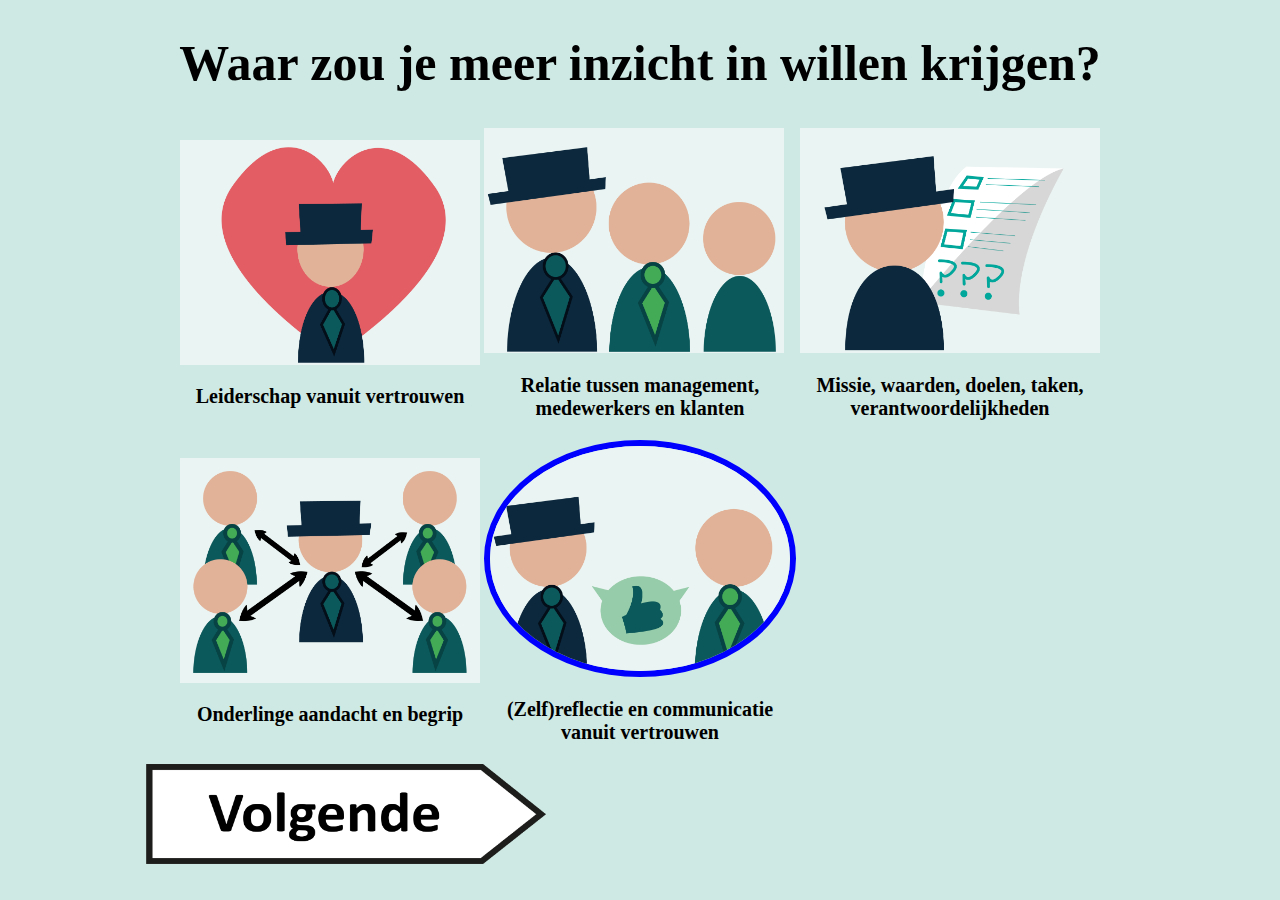
<file: index.html>
<!doctype html>
<html>
<head>
<meta charset="utf-8">
<title>Vraag 1</title>
<link href="style.css" rel="stylesheet" type="text/css">
	
		 <script type = "text/javascript">
        
            function WriteCookie() {
			   Answer1Result = escape(document.quiz.insights.value) + ";"; 
               document.cookie = "MTTQ1=" + Answer1Result + "path=/";
			   document.forms["quiz"].submit();
            }

      	</script>      
	
</head>

<body>
<h1>Waar zou je meer inzicht in willen krijgen?</h1>
	
<form action="q2.html" name = "quiz">
	
<table style="width: 300px;">
	<tbody>
		<tr>
			<td><label>
  <input type="radio" name="insights" value="1" checked>
  <img src="images/__v1-vertrouwen.png" width="300" height="225">
				<h2>Leiderschap vanuit vertrouwen</h2>
</label></td>
			<td><label>
  <input type="radio" name="insights" value="2" checked>
  <img src="images/__v1-relatie.png" width="300" height="225">
				<h2>Relatie tussen management, medewerkers en klanten</h2>
</label></td>
			<td><label>
  <input type="radio" name="insights" value="3" checked>
  <img src="images/__v1-missie.png" width="300" height="225">
				<h2>Missie, waarden, doelen, taken, verantwoordelijkheden</h2>
</label></td>
		</tr>
		<tr>
			<td><label>
  <input type="radio" name="insights" value="4" checked>
  <img src="images/__v1-onderlinge.png" width="300" height="225">
 <h2>Onderlinge aandacht en begrip</h2>
</label>
</td>
			<td><label>
  <input type="radio" name="insights" value="5" checked>
  <img src="images/__v1-reflectie.png" width="300" height="225">
				<h2>(Zelf)reflectie en communicatie vanuit vertrouwen</h2>
</label></td>
		</tr>
	</tbody>
</table>	
	

<button type="button" onclick="WriteCookie()"><img src="images/next.png" width="400" height="100" alt=""/></button>


</form>

</body>
</html>
</file>
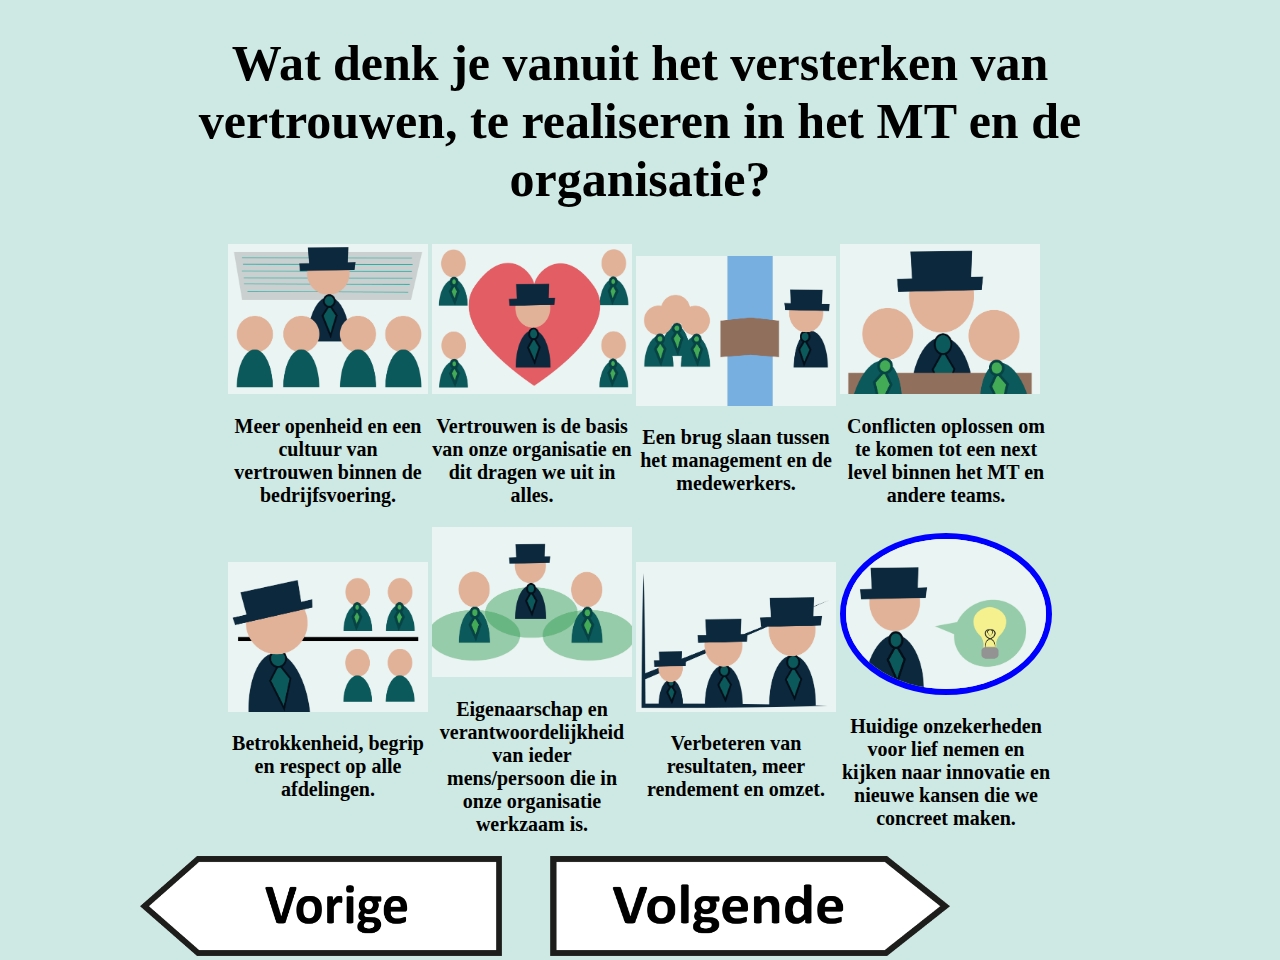
<file: q2.html>
<!doctype html>
<html>
<head>
<meta charset="utf-8">
<title>Vraag 2</title>
<link href="style.css" rel="stylesheet" type="text/css">
	
		 <script type = "text/javascript">
        
            function WriteCookie() {
			   Answer2Result = escape(document.quiz.goals.value) + ";"; 
               document.cookie = "MTTQ2=" + Answer2Result + "path=/";
			   document.forms["quiz"].submit();
            }

			 
      	</script>      
	
</head>

<body>
<h1>Wat denk je vanuit het versterken van vertrouwen, te realiseren in het MT en de organisatie?</h1>
	
<form action="q3.html" name = "quiz">

<table style="width: 200px;">
	<tbody>
		<tr>
			<td><label>
  <input type="radio" name="goals" value="1" checked>
  <img src="images/__v3-meer-openheid.png" width="200" height="150">
				<h2>Meer openheid en een cultuur van vertrouwen binnen de bedrijfsvoering.</h2>
</label>
</td>
			<td><label>
  <input type="radio" name="goals" value="2" checked>
  <img src="images/__v3-vertrouwen.png" width="200" height="150">
				<h2>Vertrouwen is de basis van onze organisatie en dit dragen we uit in alles.</h2>
</label></td>
			<td><label>
  <input type="radio" name="goals" value="3" checked>
  <img src="images/__v3-eenbrug.png" width="200" height="150">
				<h2>Een brug slaan tussen het management en de medewerkers.</h2>
</label></td>
			<td><label>
  <input type="radio" name="goals" value="4" checked>
  <img src="images/__v3-conflictenoplossen.png" width="200" height="150">
				<h2>Conflicten oplossen om te komen tot een next level binnen het MT en andere teams.</h2>
</label>
</td>
			</tr>
		<tr>
			<td><label>
  <input type="radio" name="goals" value="5" checked>
  <img src="images/__v3-betrokkenheid-begrip.png" width="200" height="150">
				<h2>Betrokkenheid, begrip en respect op alle afdelingen.</h2>
</label></td>
			<td><label>
  <input type="radio" name="goals" value="6" checked>
  <img src="images/__v3-eigenaarschap-verantwoordelijkheid.png" width="200" height="150">
				<h2>Eigenaarschap en verantwoordelijkheid van ieder mens/persoon die in onze organisatie werkzaam is.</h2>
</label></td>
		
			<td><label>
  <input type="radio" name="goals" value="7" checked>
  <img src="images/__V3-verbeteren-resultaten.png" width="200" height="150">
				<h2>Verbeteren van resultaten, meer rendement en omzet.</h2>
</label></td>
			<td><label>
  <input type="radio" name="goals" value="8" checked>
  <img src="images/__v3-onzekerheden.png" width="200" height="150">
				<h2>Huidige onzekerheden voor lief nemen en kijken naar innovatie en nieuwe kansen die we concreet maken.</h2>
</label></td>
		</tr>
	</tbody>
</table>
	
<div>

<a href="index.html"><img src="images/prev.png" width="400" height="100" alt=""></a>
<button type="button" onclick="WriteCookie()"><img src="images/next.png" width="400" height="100" alt=""/></button>
</div>

</form>

</body>
</html>
</file>
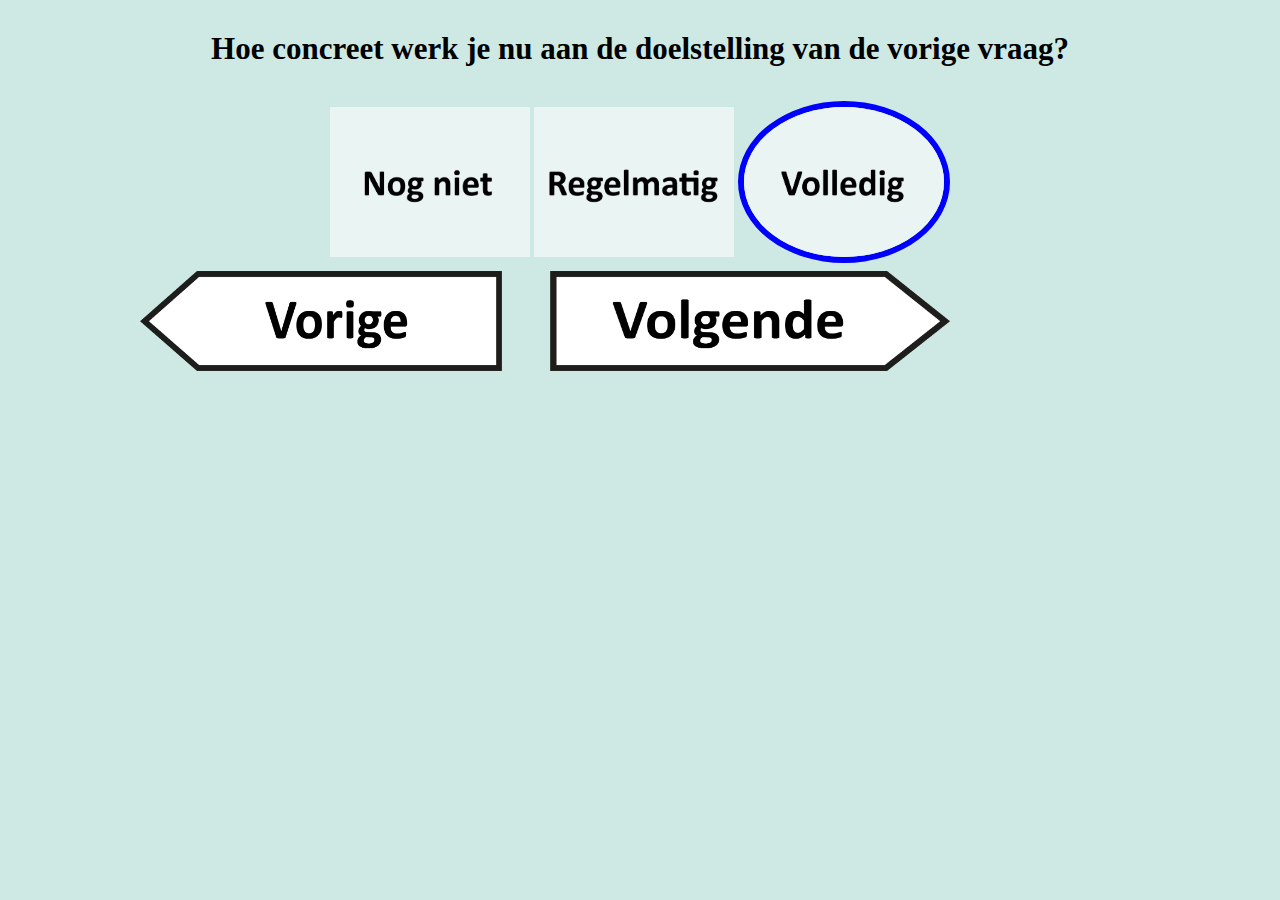
<file: q3.html>
<!doctype html>
<html>
<head>
<meta charset="utf-8">
<title>Vraag 3</title>
<link href="style.css" rel="stylesheet" type="text/css">
	
		 <script type = "text/javascript">
        
            function WriteCookie() {
			   Answer3Result = escape(document.quiz.freq.value) + ";"; 
               document.cookie = "MTTQ3=" + Answer3Result + "path=/";
				document.forms["quiz"].submit();
            }
			 
      	</script>      
	
</head>

<body>
<h3>Hoe concreet werk je nu aan de doelstelling van de vorige vraag?</h3>
	
<form action="q4.html" name = "quiz">

<table style="width: 200px;" >
<tbody>
<tr>
<td><label>
  <input type="radio" name="freq" value="1" checked>
  <img src="images/__v4-nogniet.png" width="200" height="150">
	
</label></td>
<td><label>
  <input type="radio" name="freq" value="2" checked>
  <img src="images/__v4-regelmatig.png" width="200" height="150">
	
	</label></td>
<td><label>
  <input type="radio" name="freq" value="3" checked>
  <img src="images/__v4-volledig.png" width="200" height="150">
	
</label></td>
</tr>
	</tbody>
</table>


	
<div>
<a href="q2.html"><img src="images/prev.png" width="400" height="100" alt=""></a>
	<button type="button" onclick="WriteCookie()"><img src="images/next.png" width="400" height="100" alt=""/></button>
</div>

</form>
</body>
</html>
</file>
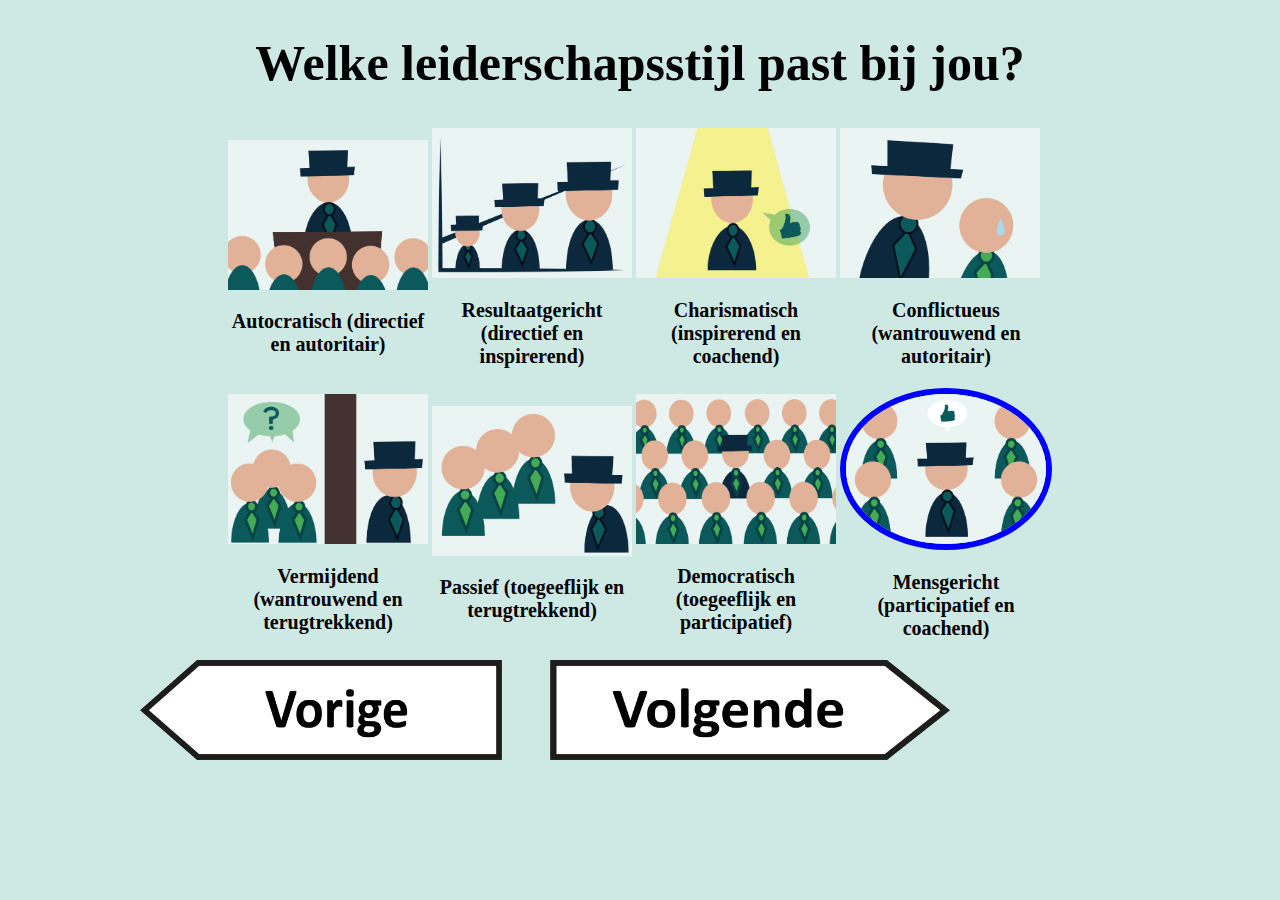
<file: q4.html>
<!doctype html>
<html>
<head>
<meta charset="utf-8">
<title>Vraag 4</title>
<link href="style.css" rel="stylesheet" type="text/css">
	
	 <script type = "text/javascript">
        
            function WriteCookie() {
			   Answer4Result = escape(document.quiz.leaderships.value) + ";"; 
               document.cookie = "MTTQ4=" + Answer4Result + "path=/";
			   document.forms["quiz"].submit();
            }

			 
      	</script>      
	
</head>

<body>
	<h1>Welke leiderschapsstijl past bij jou?</h1>
	

	
<form action="q5.html" name = "quiz">
	
<table style="width: 200px;">
	<tbody>
		<tr>
			<td><label>
  <input type="radio" name="leaderships" value="1" checked>
  <img src="images/__v2-autocratisch.png" width="200" height="150">
				<h2>Autocratisch (directief en autoritair)</h2>
</label>
</td>
			<td><label>
  <input type="radio" name="leaderships" value="2" checked>
  <img src="images/__v2-resultaatgericht.png" width="200" height="150">
				<h2>Resultaatgericht (directief en inspirerend)</h2>
</label></td>
			<td><label>
  <input type="radio" name="leaderships" value="3" checked>
  <img src="images/__v2-charismatisch.png" width="200" height="150">
				<h2>Charismatisch (inspirerend en coachend)</h2>
</label></td>
			<td><label>
  <input type="radio" name="leaderships" value="4" checked>
  <img src="images/__v2-conflictueus.png" width="200" height="150">
				<h2>Conflictueus (wantrouwend en autoritair)</h2>
</label>
</td>
			</tr>
		<tr>
			<td><label>
  <input type="radio" name="leaderships" value="5" checked>
  <img src="images/__v2-vermijdend.png" width="200" height="150">
				<h2>Vermijdend (wantrouwend en terugtrekkend)</h2>
</label></td>
			<td><label>
  <input type="radio" name="leaderships" value="6" checked>
  <img src="images/__v2-toegeeflijk.png" width="200" height="150">
				<h2>Passief (toegeeflijk en terugtrekkend)</h2>
</label></td>
		
			<td><label>
  <input type="radio" name="leaderships" value="7" checked>
  <img src="images/__v2-democratisch.png" width="200" height="150">
				<h2>Democratisch (toegeeflijk en participatief)</h2>
</label></td>
			<td><label>
  <input type="radio" name="leaderships" value="8" checked>
  <img src="images/__v2-mensgericht.png" width="200" height="150">
				<h2>Mensgericht (participatief en coachend)</h2>
</label></td>
		</tr>
	</tbody>
</table>

	
<div>

<a href="q3.html"><img src="images/prev.png" width="400" height="100" alt=""></a>
	<button type="button" onclick="WriteCookie()"><img src="images/next.png" width="400" height="100" alt=""/></button>
</div>

</form>

</body>
</html>
</file>
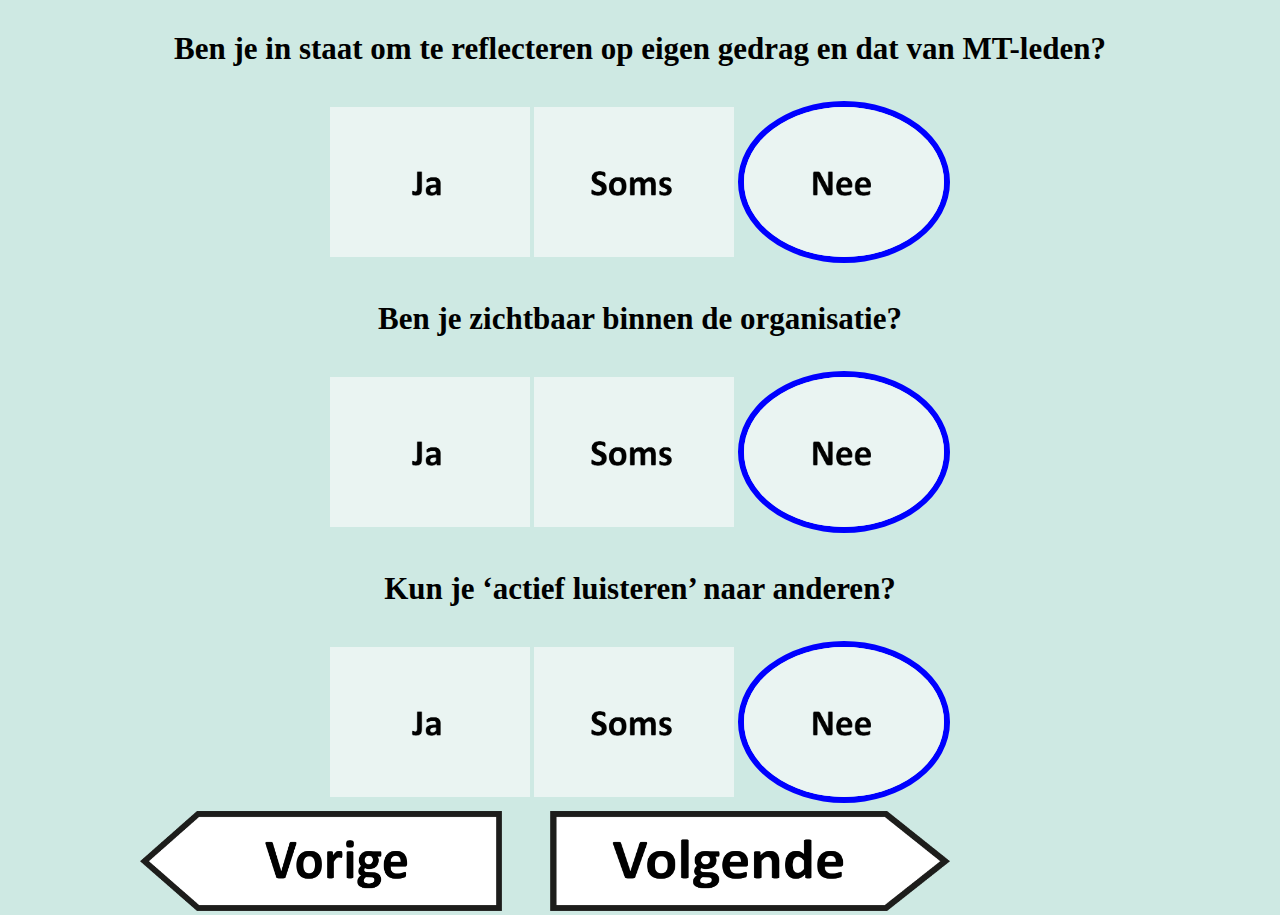
<file: q5.html>
<!doctype html>
<html>
<head>
<meta charset="utf-8">
<title>Vraag 5</title>
<link href="style.css" rel="stylesheet" type="text/css">
	
	 <script type = "text/javascript">
        
            function WriteCookie() {
			   Answer5Result = escape(document.quiz.listen.value) + ";"; 
               document.cookie = "MTTQ5=" + Answer5Result + "path=/";
				
			   Answer6Result = escape(document.quiz.discuss.value) + ";"; 
               document.cookie = "MTTQ6=" + Answer6Result + "path=/";
				
			  Answer7Result = escape(document.quiz.listeni.value) + ";"; 
               document.cookie = "MTTQ7=" + Answer7Result + "path=/";
				
				
			   document.forms["quiz"].submit();
            }
			 
			 
      	</script>      
	
</head>

<body>
	<h3>Ben je in staat om te reflecteren op eigen gedrag en dat van MT-leden?</h3>
	
<form action="q6.html" name = "quiz">
	
	<table style="width: 200px;" >
<tbody>
<tr>
<td><label>
  <input type="radio" name="listen" value="1" checked>
  <img src="images/__v5-ja.png" width="200" height="150">
	
</label></td>
<td><label>
  <input type="radio" name="listen" value="2" checked>
  <img src="images/__v5-soms.png" width="200" height="150">
	
	</label></td>
<td><label>
  <input type="radio" name="listen" value="3" checked>
  <img src="images/__v5-nee.png" width="200" height="150">
	
</label></td>
</tr>
	</tbody>
</table>
	
	<h3>Ben je zichtbaar binnen de organisatie?</h3>
	
	<table style="width: 200px;" >
<tbody>
<tr>
<td><label>
  <input type="radio" name="discuss" value="1" checked>
  <img src="images/__v5-ja.png" width="200" height="150">
	
</label></td>
<td><label>
  <input type="radio" name="discuss" value="2" checked>
  <img src="images/__v5-soms.png" width="200" height="150">
	
	</label></td>
<td><label>
  <input type="radio" name="discuss" value="3" checked>
  <img src="images/__v5-nee.png" width="200" height="150">
	
</label></td>
</tr>
	</tbody>
</table>
	
	<h3>Kun je ‘actief luisteren’ naar anderen?</h3>
	
	<table style="width: 200px;" >
<tbody>
<tr>
<td><label>
  <input type="radio" name="listeni" value="1" checked>
  <img src="images/__v5-ja.png" width="200" height="150">
	
</label></td>
<td><label>
  <input type="radio" name="listeni" value="2" checked>
  <img src="images/__v5-soms.png" width="200" height="150">
	
	</label></td>
<td><label>
  <input type="radio" name="listeni" value="3" checked>
  <img src="images/__v5-nee.png" width="200" height="150">
	
</label></td>
</tr>
	</tbody>
</table>

	
<div>
<a href="q4.html"><img src="images/prev.png" width="400" height="100" alt=""></a>
<button type="button" onclick="WriteCookie()"><img src="images/next.png" width="400" height="100" alt=""/></button>

</div>

</form>

</body>
</html>
</file>
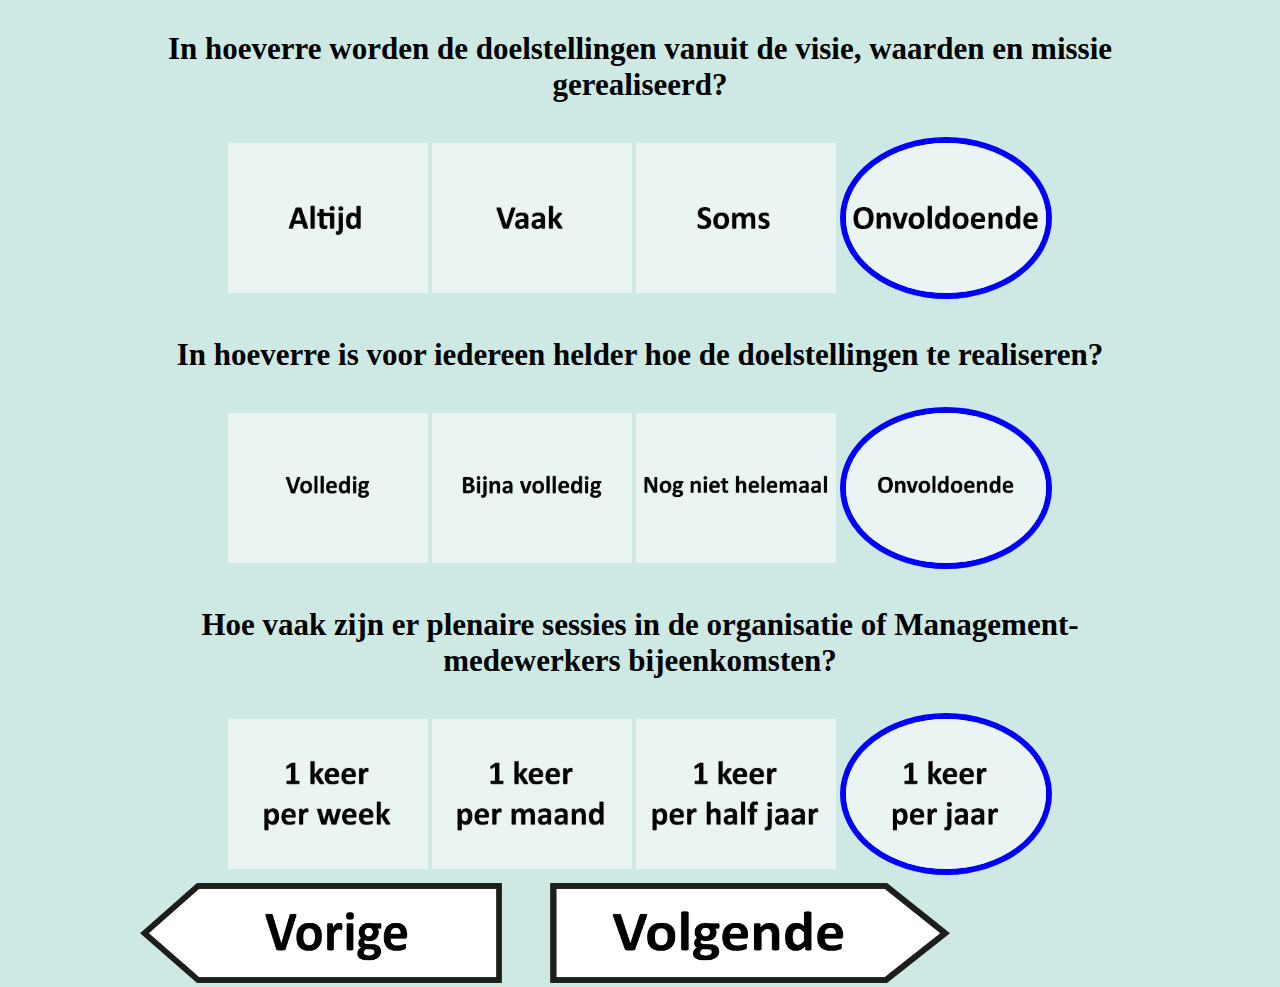
<file: q6.html>
<!doctype html>
<html>
<head>
<meta charset="utf-8">
<title>Vraag 6</title>
<link href="style.css" rel="stylesheet" type="text/css">
	
	 <script type = "text/javascript">
        
            function WriteCookie() {
			   Answer8Result = escape(document.quiz.visions.value) + ";"; 
               document.cookie = "MTTQ8=" + Answer8Result + "path=/";
				
			   Answer9Result = escape(document.quiz.coop.value) + ";"; 
               document.cookie = "MTTQ9=" + Answer9Result + "path=/";
				
			  Answer10Result = escape(document.quiz.real.value) + ";"; 
               document.cookie = "MTTQ10=" + Answer10Result + "path=/";
				
				
			   document.forms["quiz"].submit();
            }
			 
			 
      	</script>      
	
</head>

<body>
	<h3>In hoeverre worden de doelstellingen vanuit de visie, waarden en missie gerealiseerd?</h3>
	
<form action="q7.html" name = "quiz">
	
	<table style="width: 200px;" >
<tbody>
<tr>
<td><label>
  <input type="radio" name="visions" value="1" checked>
  <img src="images/__v7-altijd.png" width="200" height="150">
	
</label></td>
<td><label>
  <input type="radio" name="visions" value="2" checked>
  <img src="images/__v7-vaak.png" width="200" height="150">
	
	</label></td>
<td><label>
  <input type="radio" name="visions" value="3" checked>
  <img src="images/__v7-soms.png" width="200" height="150">
	
</label></td>
<td><label>
  <input type="radio" name="visions" value="4" checked>
  <img src="images/__v7-onvoldoende.png" width="200" height="150">	
</label></td>
</tr>
</tbody>
</table>
	
	<h3>In hoeverre is voor iedereen helder hoe de doelstellingen te realiseren?</h3>
	
	<table style="width: 200px;" >
<tbody>
<tr>
<td><label>
  <input type="radio" name="coop" value="1" checked>
  <img src="images/__vx-volledig.png" width="200" height="150">
	
</label></td>
<td><label>
  <input type="radio" name="coop" value="2" checked>
  <img src="images/__vx-bijnavolledig.png" width="200" height="150">
	
	</label></td>
<td><label>
  <input type="radio" name="coop" value="3" checked>
  <img src="images/__vx-nogniethelemaal.png" width="200" height="150">
	
</label></td>
<td><label>
  <input type="radio" name="coop" value="4" checked>
  <img src="images/__vx-onvoldoende.png" width="200" height="150">	
</label></td>
</tr>
</tbody>
</table>
	
	<h3>Hoe vaak zijn er plenaire sessies in de organisatie of Management-medewerkers bijeenkomsten?</h3>
	
	<table style="width: 200px;" >
<tbody>
<tr>
<td><label>
  <input type="radio" name="real" value="1" checked>
  <img src="images/__v6-week.png" width="200" height="150">
	
</label></td>
<td><label>
  <input type="radio" name="real" value="2" checked>
  <img src="images/__v6-maand.png" width="200" height="150">
	
	</label></td>
<td><label>
  <input type="radio" name="real" value="3" checked>
  <img src="images/__v6-halfjaar.png" width="200" height="150">
	
</label></td>
<td><label>
  <input type="radio" name="real" value="4" checked>
  <img src="images/__v6-jaar.png" width="200" height="150">	
</label></td>
</tr>
</tbody>
</table>
	
<div>
<a href="q5.html"><img src="images/prev.png" width="400" height="100" alt=""></a>
<button type="button" onclick="WriteCookie()"><img src="images/next.png" width="400" height="100" alt=""/></button>

</div>

</form>

</body>
</html>
</file>
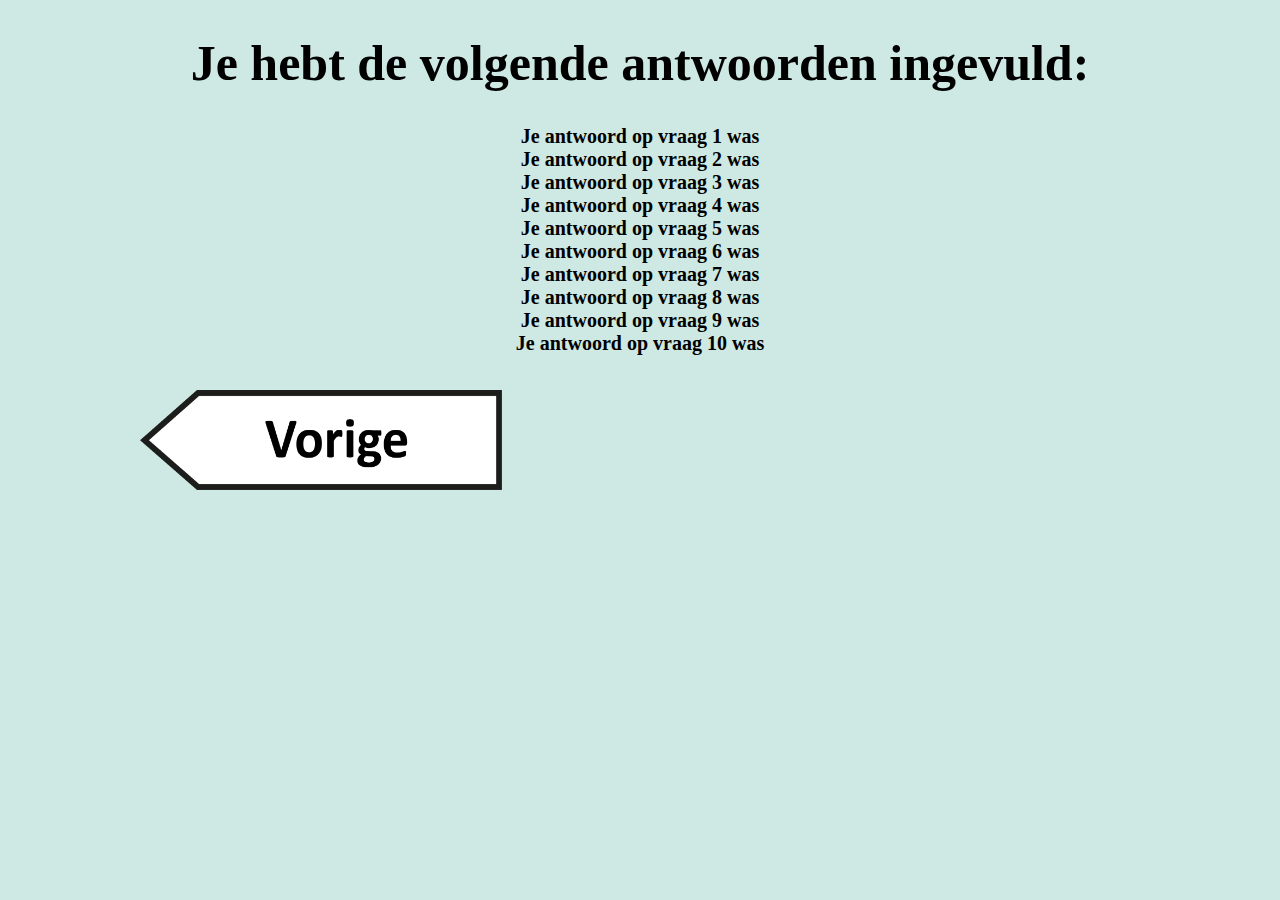
<file: q7.html>
<!doctype html>
<html>
<head>
<meta charset="utf-8">
<title>Resultaten</title>
<link href="style.css" rel="stylesheet" type="text/css">
</head>

<body>	
<h1>Je hebt de volgende antwoorden ingevuld:</h1>
	<h2>
		<script type = "text/javascript">
		var Question1Answer = 0;
		var Question2Answer = 0;
		var Question3Answer = 0;
		var Question4Answer = 0;
		var Question5Answer = 0;
		var Question6Answer = 0;
		var Question7Answer = 0;
		var Question8Answer = 0;
		var Question9Answer = 0;
		var Question10Answer = 0;
			
		var Question1Text = 0;
		var Question2Text = 0;
		var Question3Text = 0;
		var Question4Text = 0;
		var Question5Text = 0;
		var Question6Text = 0;
		var Question7Text = 0;
		var Question8Text = 0;
		var Question9Text = 0;
		var Question10Text = 0;

		for(var i=1; i<=11; i++) 
		{
			var AnswerB = getCookie("MTTQ" + i.toString());	
			
			
			if(i==1){
				Question1Answer=AnswerB;
				switch(AnswerB) {
					case "1": Question1Text="Leiderschap vanuit vertrouwen"; break;
					case "2": Question1Text="Relatie tussen management, medewerkers en klanten"; break;
					case "3": Question1Text="Missie, waarden, doelen, taken, verantwoordelijkheden"; break;
					case "4": Question1Text="Onderlinge aandacht en begrip"; break;
					case "5": Question1Text="(Zelf)reflectie en communicatie vanuit vertrouwen"; break;
					default: Question1Text=""; break;
				}
			}
	
			if(i==2){
				Question2Answer=AnswerB;
				switch (AnswerB) {
					case "1": Question2Text="Meer openheid en een cultuur van vertrouwen binnen de bedrijfsvoering."; break;
					case "2": Question2Text="Vertrouwen is de basis van onze organisatie en dit dragen we uit in alles."; break;
					case "3": Question2Text="Een brug slaan tussen het management en de medewerkers."; break;
					case "4": Question2Text="Conflicten oplossen om te komen tot een next level binnen het MT en andere teams."; break;
					case "5": Question2Text="Betrokkenheid, begrip en respect op alle afdelingen."; break;
					case "6": Question2Text="Eigenaarschap en verantwoordelijkheid van ieder mens/persoon die in onze organisatie werkzaam is."; break;
					case "7": Question2Text="Verbeteren van resultaten, meer rendement en omzet."; break;
					case "8": Question2Text="Huidige onzekerheden voor lief nemen en kijken naar innovatie en nieuwe kansen die we concreet maken."; break;
					default: Question2Text=""; break;
				}
			}
						
			if(i==3){
				Question3Answer=AnswerB;
				switch (AnswerB) {
					case "1": Question3Text="Nog niet"; break;
					case "2": Question3Text="Regelmatig"; break;
					case "3": Question3Text="Volledig"; break;
					default: Question3Text=""; break;
				}
			}
			
			if(i==4){
				Question4Answer=AnswerB;
				switch (AnswerB) {
					case "1": Question4Text="Autocratisch (directief en autoritair)"; break;
					case "2": Question4Text="Resultaatgericht (directief en inspirerend)"; break;
					case "3": Question4Text="Charismatisch (inspirerend en coachend)"; break;
					case "4": Question4Text="Conflictueus (wantrouwend en autoritair)"; break;
					case "5": Question4Text="Vermijdend (wantrouwend en terugtrekkend)"; break;
					case "6": Question4Text="Passief (toegeeflijk en terugtrekkend)"; break;
					case "7": Question4Text="Democratisch (toegeeflijk en participatief)"; break;
					case "8": Question4Text="Mensgericht (participatief en coachend)"; break;
					default: Question4Text=""; break;
				}
			}
			
			if(i==5){
				Question5Answer=AnswerB;
				switch (AnswerB) {
					case "1": Question5Text="Ja"; break;
					case "2": Question5Text="Soms"; break;
					case "3": Question5Text="Nee"; break;
					default: Question5Text=""; break;
				}								
			}
			
			if(i==6){
				Question6Answer=AnswerB;
				switch (AnswerB) {
					case "1": Question6Text="Ja"; break;
					case "2": Question6Text="Soms"; break;
					case "3": Question6Text="Nee"; break;
					default: Question6Text=""; break;
				}								
			}	
			
			if(i==7){
				Question7Answer=AnswerB;
				switch (AnswerB) {
					case "1": Question7Text="Ja"; break;
					case "2": Question7Text="Soms"; break;
					case "3": Question7Text="Nee"; break;
					default: Question7Text=""; break;
				}								
			}	
			
			if(i==8){
				Question8Answer=AnswerB;
				switch (AnswerB) {
					case "1": Question8Text="Altijd"; break;
					case "2": Question8Text="Vaak"; break;
					case "3": Question8Text="Soms"; break;
					case "4": Question8Text="Onvoldoende"; break;
					default: Question8Text=""; break;
				}								
			}

			
			if(i==9){
				Question9Answer=AnswerB;
				switch (AnswerB) {
					case "1": Question9Text="Volledig"; break;
					case "2": Question9Text="Bijna volledig"; break;
					case "3": Question9Text="Nog niet helemaal"; break;
					case "4": Question9Text="Onvoldoende"; break;
					default: Question9Text=""; break;
				}								
			}
			
			
			if(i==10){
				Question10Answer=AnswerB;
				switch (AnswerB) {
					case "1": Question10Text="1 keer per week"; break;
					case "2": Question10Text="1 keer per maand"; break;
					case "3": Question10Text="1 keer per half jaar"; break;
					case "4": Question10Text="1 keer per jaar"; break;
					default: Question10Text=""; break;
				}								
			}
									
			
			
			if(i==11){
				WriteResults();
			}
				
		
		}
		
			function WriteResults() {
				
				document.write ("Je antwoord op vraag 1 was " + Question1Text + "<br> Je antwoord op vraag 2 was " + Question2Text + "<br> Je antwoord op vraag 3 was " + Question3Text + "<br> Je antwoord op vraag 4 was " + Question4Text + "<br> Je antwoord op vraag 5 was " + Question5Text + "<br> Je antwoord op vraag 6 was " + Question6Text +
				"<br> Je antwoord op vraag 7 was " + Question7Text + "<br> Je antwoord op vraag 8 was " + Question8Text + "<br> Je antwoord op vraag 9 was " + Question9Text +
				"<br> Je antwoord op vraag 10 was " + Question10Text + "<br>");			
				
			}
			
			function getCookie(cname) {
				var name = cname + "=";
				var decodedCookie = decodeURIComponent(document.cookie);
				var ca = decodedCookie.split(';');
				for(var i = 0; i <ca.length; i++) {
					var c = ca[i];
					while (c.charAt(0) == ' ') {
					c = c.substring(1);
					}
					if (c.indexOf(name) == 0) {
					return c.substring(name.length, c.length);
					}
				}
				return "";
			}
			 
      	</script>   
	</h2>	

	
<form action="q6.html" name = "quiz">
	
<div>
	<br>
<a href="q6.html"><img src="images/prev.png" width="400" height="100" alt=""></a>
</div>

</form>

</body>
</html>
</file>
<file: style.css>
@charset "utf-8";
/* CSS Document */

body
{
	width: 1000px;
	margin: 0 auto;
	background-color: #CEE9E3;
}

div
{

}

.button 
{
	color: #9FD7AA;
	background-color: #9FD7AA;
}

h1
{
	font-family: Calibri;
	text-align: center; 
	font-size: 50px; 
}

h2
{
	font-family: Calibri;
	text-align:center; 
	font-size: 20px; 
}

h3
{
	font-family: Calibri;
	text-align:center; 
	font-size: 31px; 
}

h4
{
	font-family: Calibri;
	text-align:left; 
	font-size: 14px; 
}

h5
{
background-color: #9FD7AA;	
}


/* HIDE RADIO */
[type=radio]
{ 
	position: absolute;
	opacity: 0;
	width: 0;
	height: 0;
}

button 
{
  color: #CEE9E3;
  background-color: #CEE9E3;
	border: none;
}


img:hover {
  opacity: 0.5;
}

/* IMAGE STYLES */
[type=radio] + img
{
	cursor: pointer;
}

/* CHECKED STYLES */
[type=radio]:checked + img
{
	border: 6px solid blue;
	border-radius: 50%;
	float:none;
}


table {
    margin-left:auto; 
    margin-right:auto;
}
</file>
